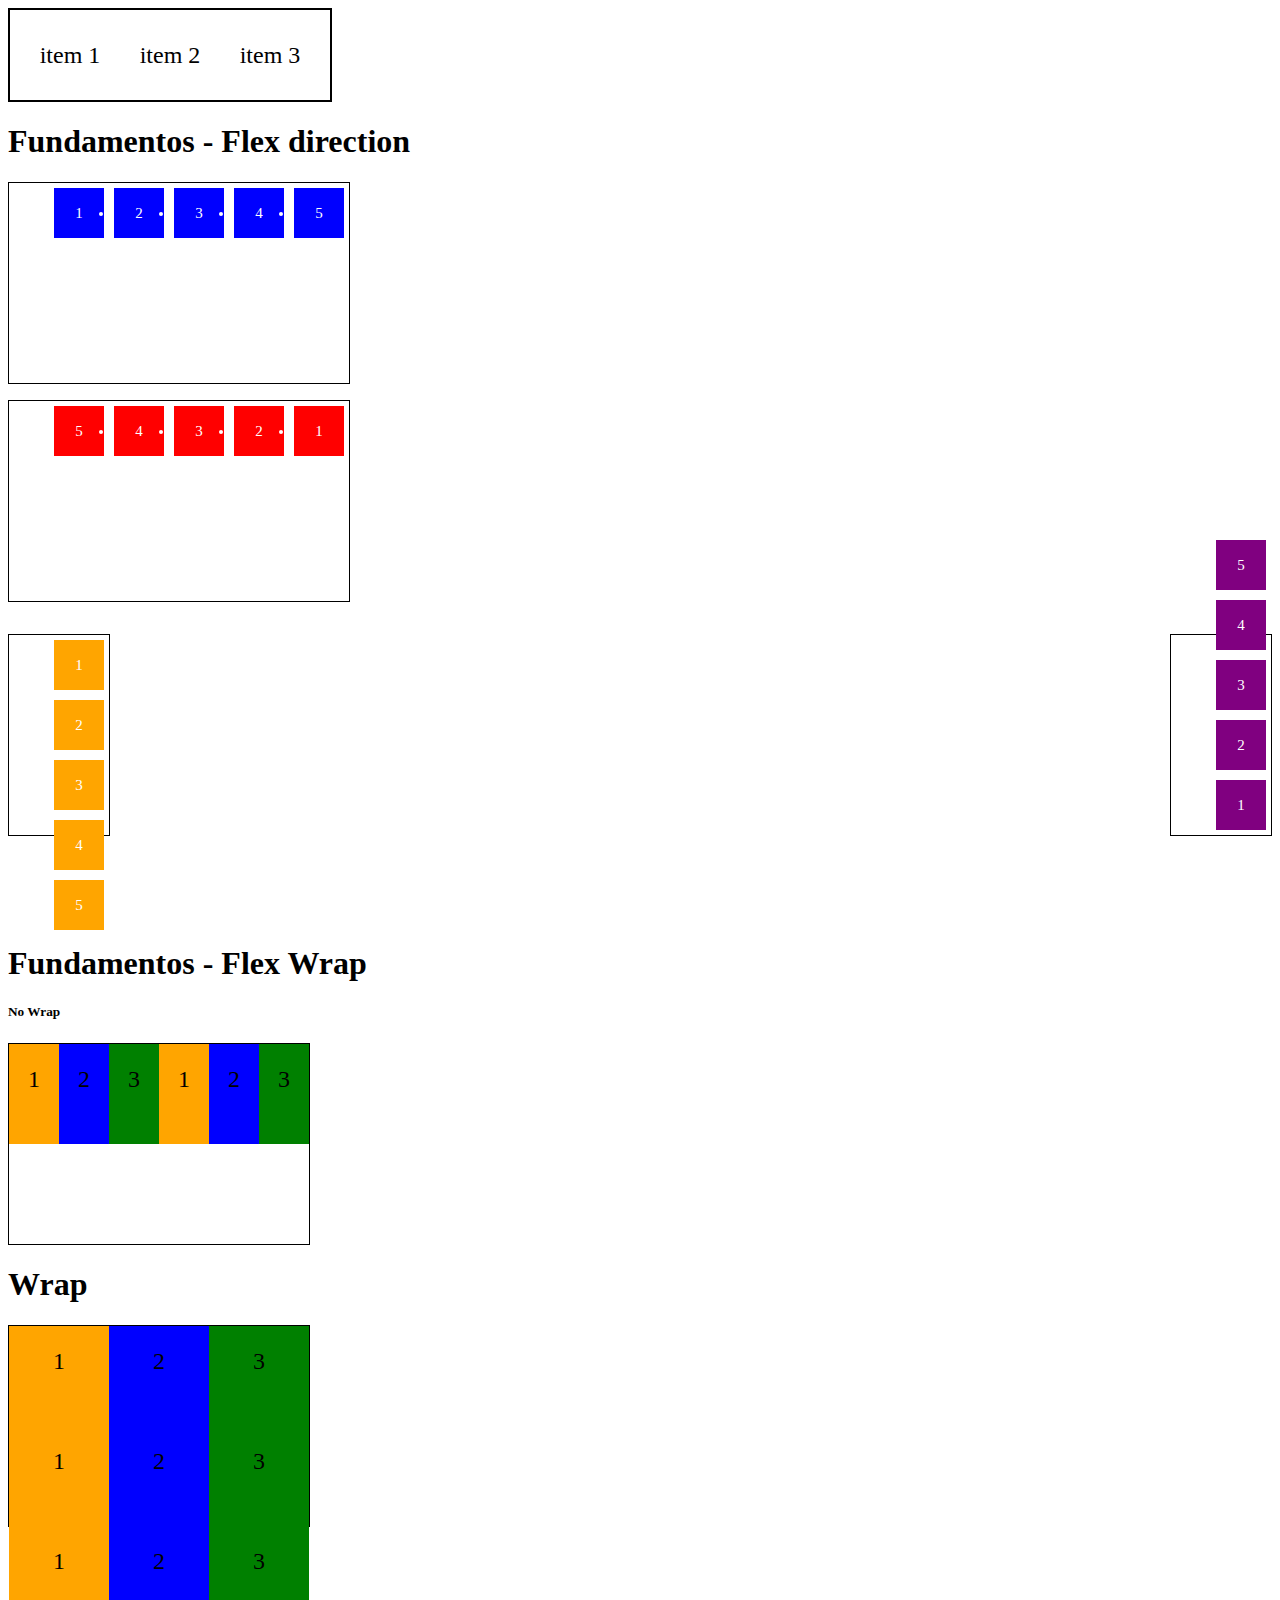
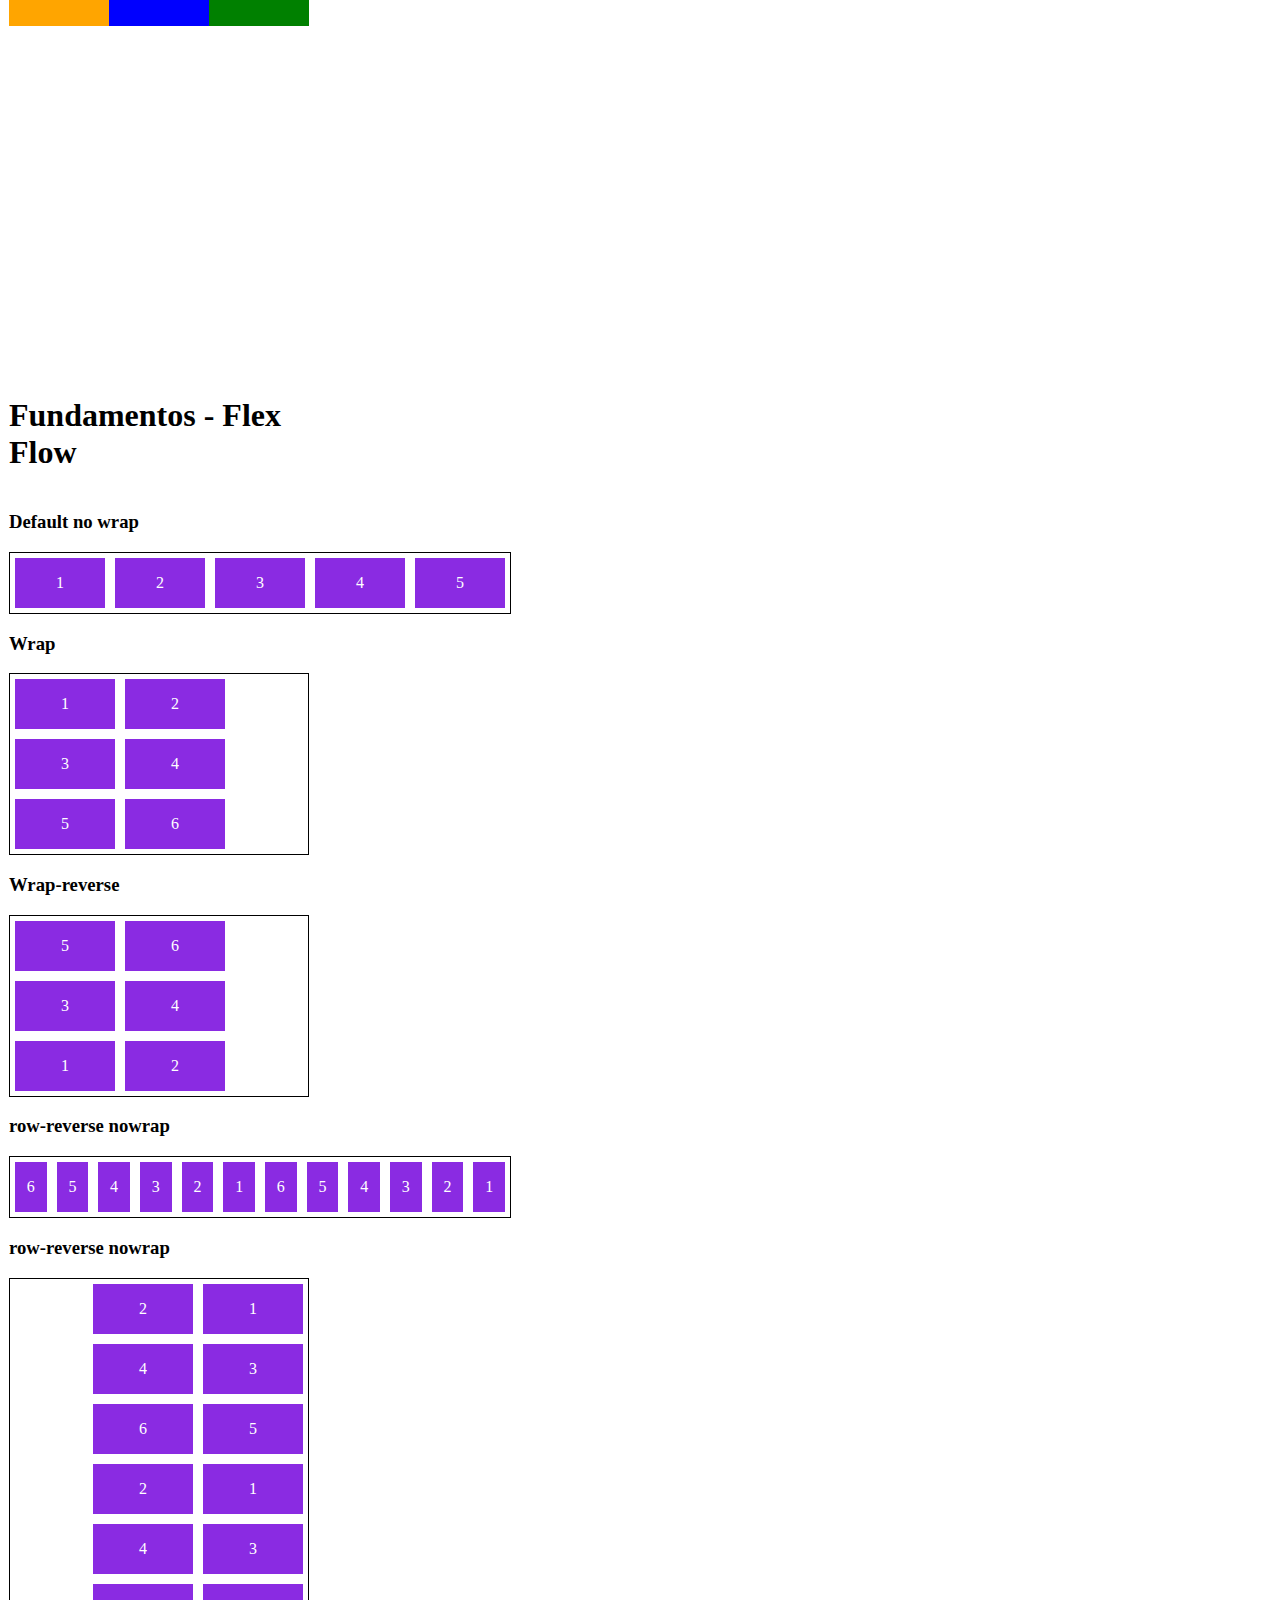
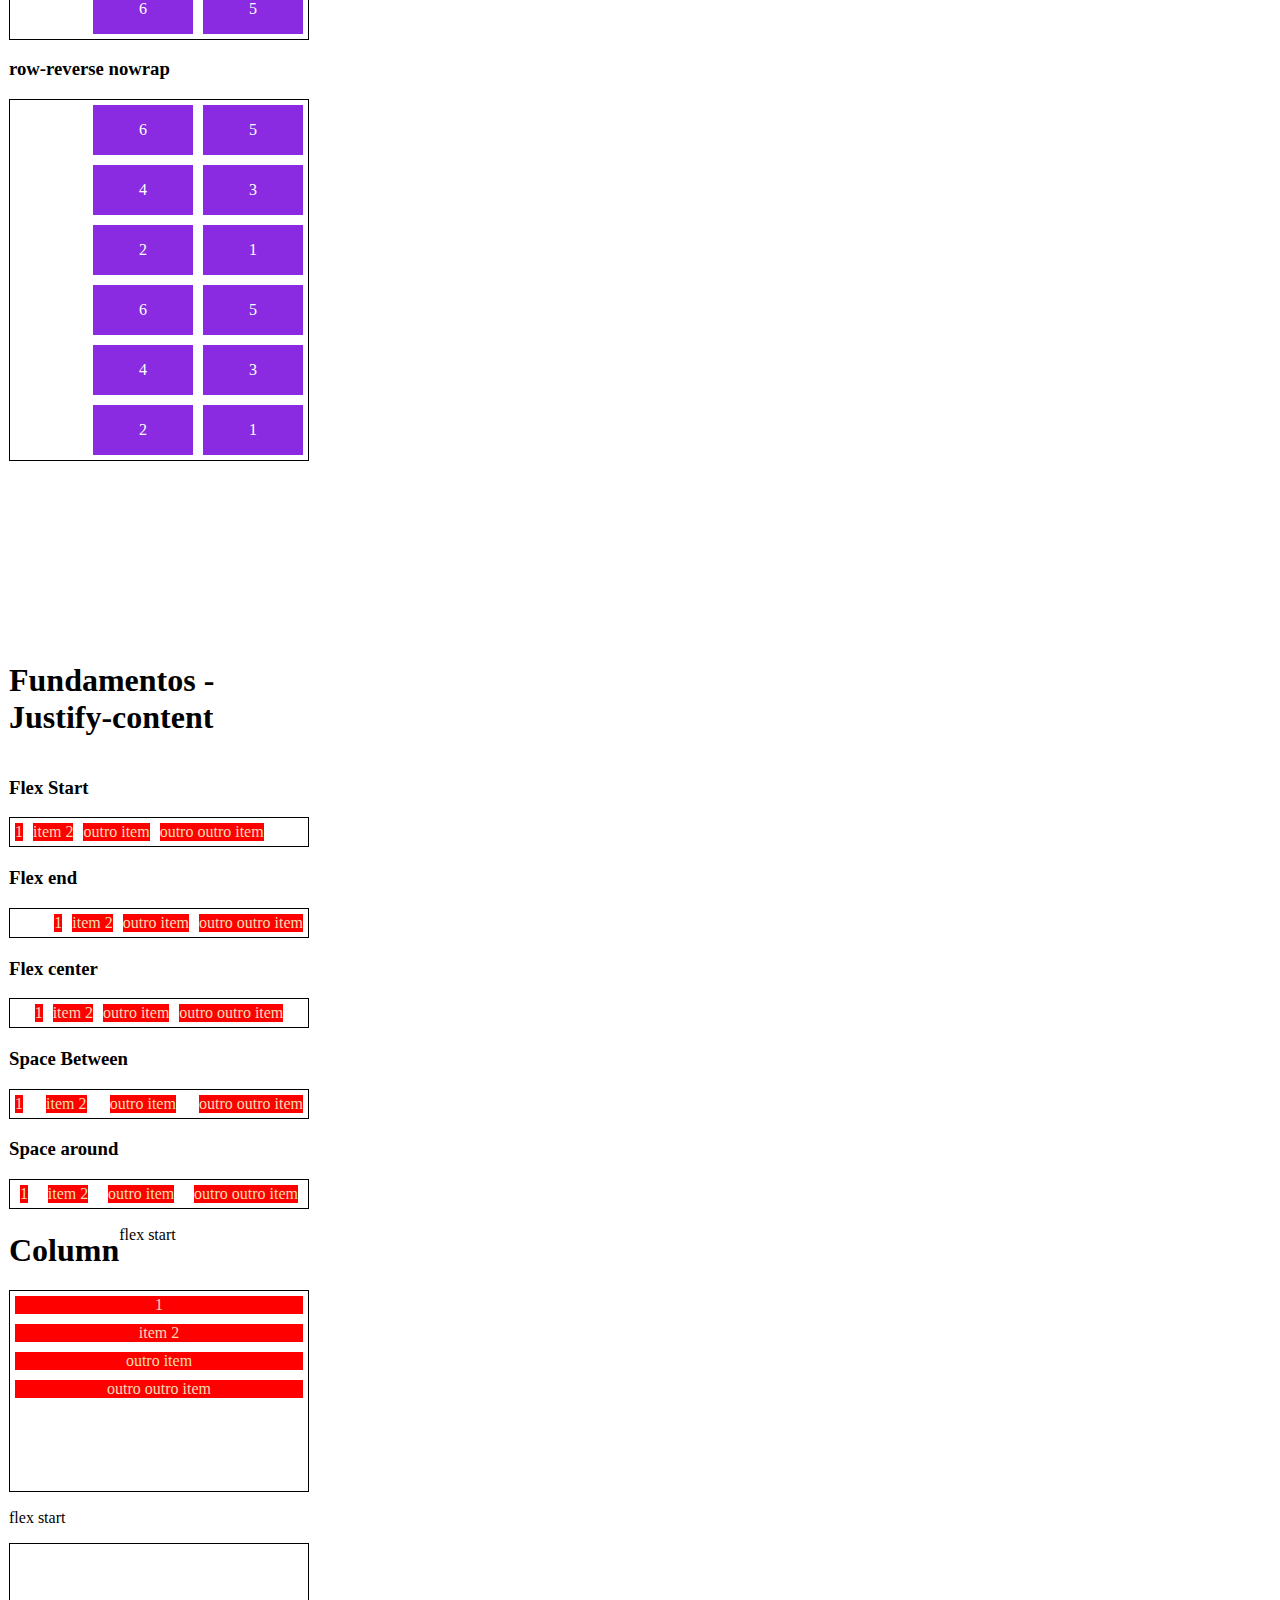
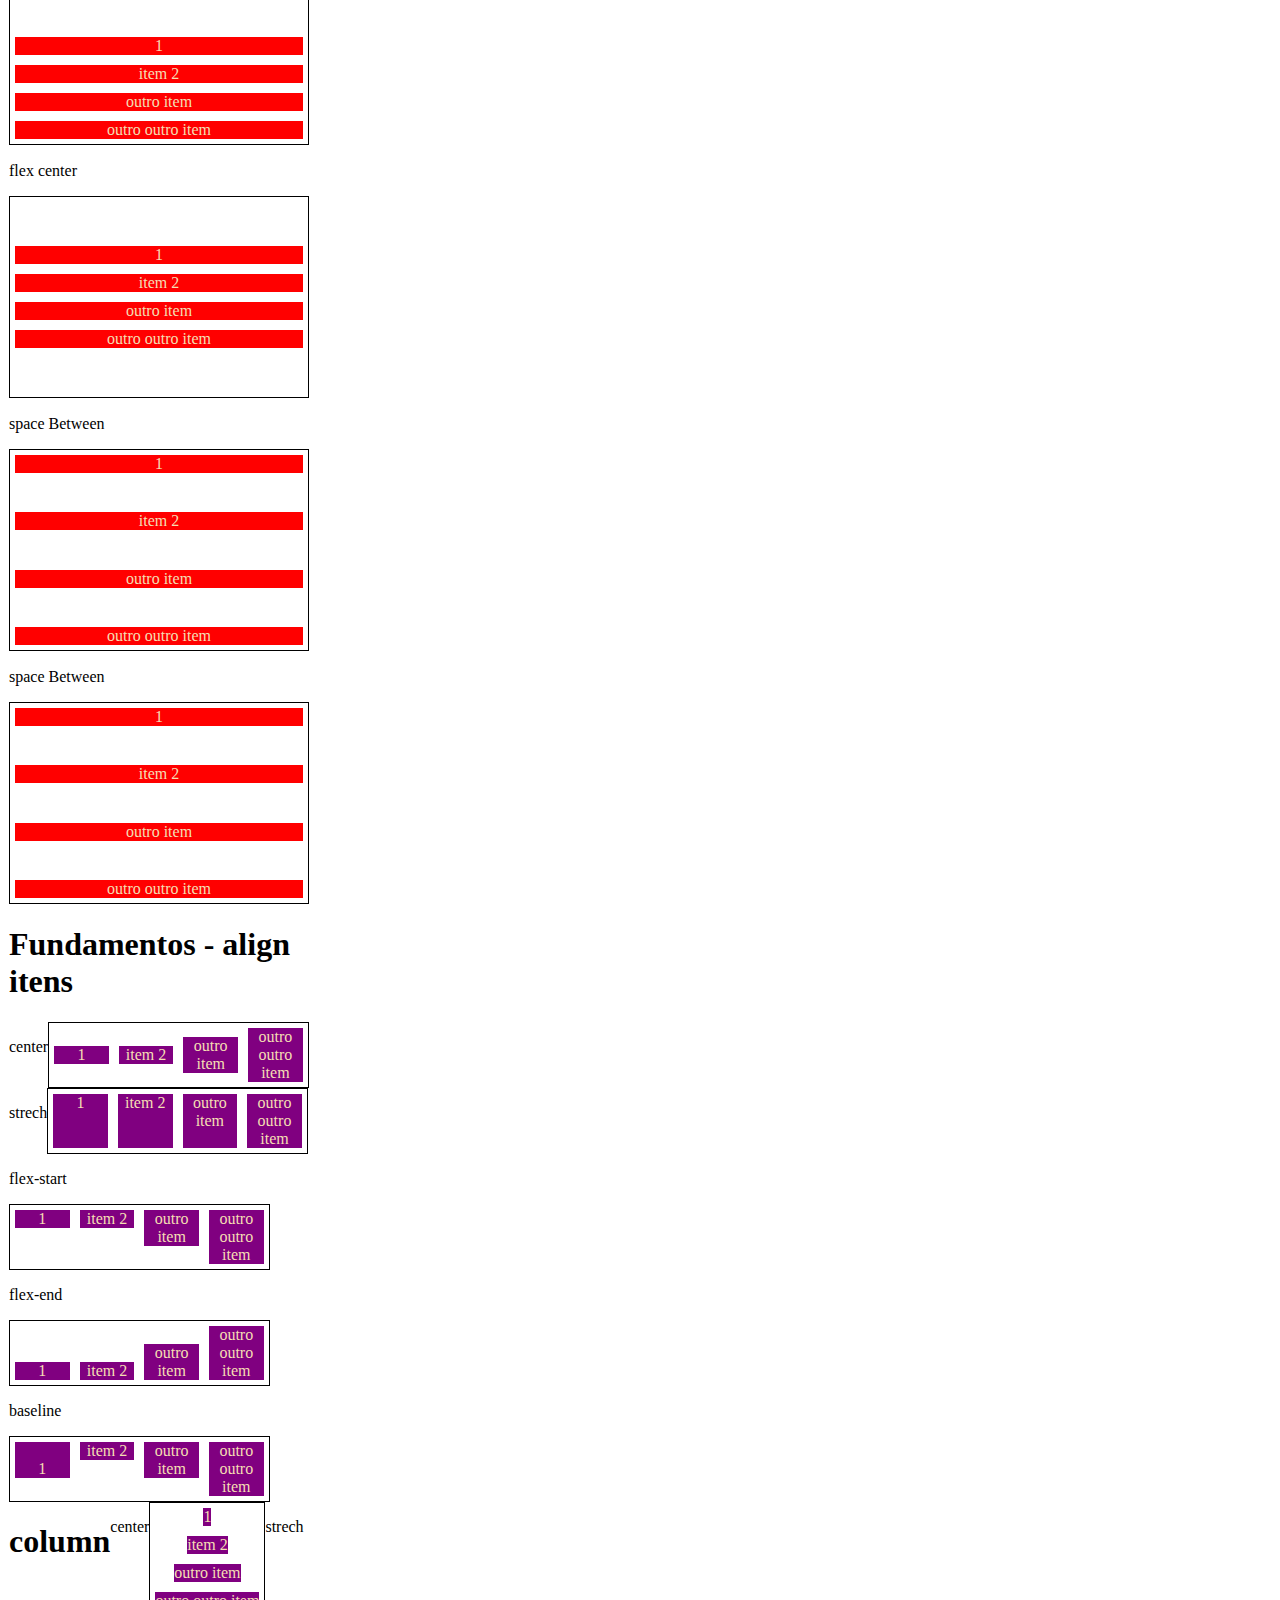
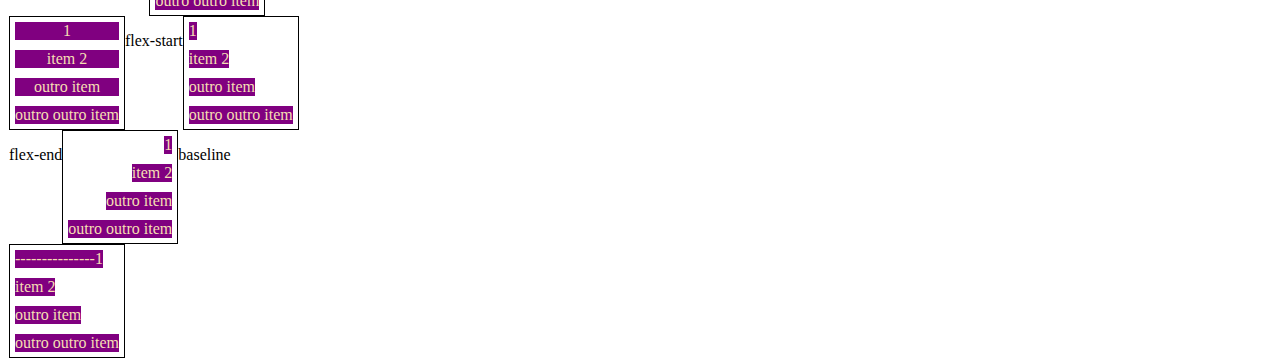
<file: MóduloII-HTML-CSS3-JS/Flex.html>
<!DOCTYPE html>
<html lang="en">
<head>
    <meta charset="UTF-8">
    <meta http-equiv="X-UA-Compatible" content="IE=edge">
    <meta name="viewport" content="width=device-width, initial-scale=1.0">
    <title>Fundamentos - Display Flex</title>
    <style>
        .flex{
            max-width: 300px;
            padding: 10px;
            border: 2px solid black;
            display: flex;
        }
        .item{
            font-size: 24px;
            height: 50%;
            text-align: center;
            width: 100px;
            line-height: 70px;
        }
    </style>
</head>
<body>
    <div class="flex">
        <div class="item">item 1</div>
        <div class="item">item 2</div>
        <div class="item">item 3</div>
    </div>
    <h1>Fundamentos - Flex direction</h1>
    <style>
        .flex-container{
            display: flex;  
            height: 200px;
            border: 1px solid black;
            max-width: 300px;
        }
        .flex-item{
            background: blue;
            height: 50px;
            width: 50px;
            line-height: 50px;
            font-size: 15px;
            color: white;
            text-align: center;
            margin: 5px;
        }
        .row{
            flex-direction: row;
        }
        .row-reverse{
            flex-direction: row-reverse;
        }
        .row-reverse li{
            background-color: red;

        }
        .column{
            float: left;
            flex-direction: column;
        }
        .column li{
            background-color: orange;
        }
        .column-reverse{
            flex-direction: column-reverse;
            float: right;
        }
        .column-reverse li{
            background-color: purple;
        }
        .nowrap{
            flex-wrap: nowrap;
        }
        .blue{
            background-color: blue;
        }
        .green{
            background-color: green;
        }
        .orange{
            background-color: orange;
        }
        .wrap{
            flex-wrap: wrap;
        }
        .flex-container1{
            display: flex;
            border: 1px solid black;
            max-width: 500px;
        }
        .item1{
            background-color: blueviolet;
            margin: 5px;
            color: white;
            text-align: center;
            width: 100px;
            height: 50px;
            line-height: 50px;
            
        }
        .default{
            flex-flow: row nowrap;
        }
        .wrap1{
            flex-flow: row wrap;
        }
        .wrapreverse{
            flex-flow: row wrap-reverse;
        }
        .r-nowrap{
            flex-flow: row-reverse nowrap;
        }
        .r-wrap{
            flex-flow: row-reverse wrap;
        }
        .rr-wrap{
            flex-flow: row-reverse wrap-reverse;
        }
    </style>
    <ul class="flex-container row">
        <LI class="flex-item">1</LI>
        <LI class="flex-item">2</LI>
        <LI class="flex-item">3</LI>
        <LI class="flex-item">4</LI>
        <LI class="flex-item">5</LI>
    </ul>
    <ul class="flex-container row-reverse">
        <LI class="flex-item">1</LI>
        <LI class="flex-item">2</LI>
        <LI class="flex-item">3</LI>
        <LI class="flex-item">4</LI>
        <LI class="flex-item">5</LI>
    </ul>
    <ul class="flex-container column">
        <LI class="flex-item">1</LI>
        <LI class="flex-item">2</LI>
        <LI class="flex-item">3</LI>
        <LI class="flex-item">4</LI>
        <LI class="flex-item">5</LI>
    </ul>
    <ul class="flex-container column-reverse">
        <LI class="flex-item">1</LI>
        <LI class="flex-item">2</LI>
        <LI class="flex-item">3</LI>
        <LI class="flex-item">4</LI>
        <LI class="flex-item">5</LI>
    </ul>
    <br>
    <br>
    <br>
    <br>
    <br>
    <br>
    <br>
    <br><br><br><br><br><br><br><br><br><br>

    <h1>Fundamentos - Flex Wrap</h1>
    <h5> No Wrap</h5>
    <div class="flex-container nowrap">
        <div class="item orange">1</div>
        <div class="item blue">2</div>
        <div class="item green">3</div>
        <div class="item orange">1</div>
        <div class="item blue">2</div>
        <div class="item green">3</div>
    </div>
    <h1>Wrap</h1>
    <div class="flex-container wrap">
        <div class="item orange">1</div>
        <div class="item blue">2</div>
        <div class="item green">3</div>
        <div class="item orange">1</div>
        <div class="item blue">2</div>
        <div class="item green">3</div>
        <div class="item orange">1</div>
        <div class="item blue">2</div>
        <div class="item green">3</div>
        <br><br><br><br><br><br><br><br><br><br><br><br><br><br><br><br>
        <br><br><br><br><br><br><br><br><br>

        <h1>Fundamentos - Flex Flow</h1>

        <h3>Default no wrap</h3>
        <div class="flex-container1 default">
            <div class="item1">1</div>
            <div class="item1">2</div>
            <div class="item1">3</div>
            <div class="item1">4</div>
            <div class="item1">5</div>

        </div>
        <h3>Wrap</h3>
        <div class="flex-container1 wrap">
            <div class="item1">1</div>
            <div class="item1">2</div>
            <div class="item1">3</div>
            <div class="item1">4</div>
            <div class="item1">5</div>
            <div class="item1">6</div>
    </div>
    <h3>Wrap-reverse</h3>
        <div class="flex-container1 wrapreverse">
            <div class="item1">1</div>
            <div class="item1">2</div>
            <div class="item1">3</div>
            <div class="item1">4</div>
            <div class="item1">5</div>
            <div class="item1">6</div>
    </div>
    <h3>row-reverse nowrap</h3>
        <div class="flex-container1 r-nowrap">
            <div class="item1">1</div>
            <div class="item1">2</div>
            <div class="item1">3</div>
            <div class="item1">4</div>
            <div class="item1">5</div>
            <div class="item1">6</div>
            <div class="item1">1</div>
            <div class="item1">2</div>
            <div class="item1">3</div>
            <div class="item1">4</div>
            <div class="item1">5</div>
            <div class="item1">6</div>
    </div>
    <h3>row-reverse nowrap</h3>
        <div class="flex-container1 r-wrap">
            <div class="item1">1</div>
            <div class="item1">2</div>
            <div class="item1">3</div>
            <div class="item1">4</div>
            <div class="item1">5</div>
            <div class="item1">6</div>
            <div class="item1">1</div>
            <div class="item1">2</div>
            <div class="item1">3</div>
            <div class="item1">4</div>
            <div class="item1">5</div>
            <div class="item1">6</div>
    </div>
    <h3>row-reverse nowrap</h3>
        <div class="flex-container1 rr-wrap">
            <div class="item1">1</div>
            <div class="item1">2</div>
            <div class="item1">3</div>
            <div class="item1">4</div>
            <div class="item1">5</div>
            <div class="item1">6</div>
            <div class="item1">1</div>
            <div class="item1">2</div>
            <div class="item1">3</div>
            <div class="item1">4</div>
            <div class="item1">5</div>
            <div class="item1">6</div>
    </div>
    <br><br><br><br><br><br><br><br><br><br>
    <h1>Fundamentos - Justify-content</h1>
    <style>
        .container{
            width: 1000px;
            border: 1px solid black;
            margin 0px;
            display: flex;
            margin-bottom: 1px;
        }
        .item3{
            background-color: red;
            margin: 5px;
            text-align: center;
            color: wheat;
        }
        .flex-start{
            justify-content: flex-start;
        }
        .flex-end{
            justify-content: flex-end;
        }
        .flexcenter{
            justify-content: center;
        }
        .space{
            justify-content: space-between;
        }
        .spacearound{
            justify-content: space-around;
        }
        .column1{
            flex-direction: column;
            min-height: 200px;
        }
    </style>
    <h3>Flex Start</h3>
    <section class="container flex-start">
        <div class="item3">1</div>
        <div class="item3">item 2</div>
        <div class="item3">outro item</div>
        <div class="item3">outro outro item</div>
    </section>
    <h3>Flex end</h3>
    <section class="container flex-end">
        <div class="item3">1</div>
        <div class="item3">item 2</div>
        <div class="item3">outro item</div>
        <div class="item3">outro outro item</div>
    </section>
    <h3>Flex center</h3>
    <section class="container flexcenter">
        <div class="item3">1</div>
        <div class="item3">item 2</div>
        <div class="item3">outro item</div>
        <div class="item3">outro outro item</div>
    </section>
    <h3>Space Between</h3>
    <section class="container space">
        <div class="item3">1</div>
        <div class="item3">item 2</div>
        <div class="item3">outro item</div>
        <div class="item3">outro outro item</div>
    </section>
    <h3>Space around</h3>
    <section class="container spacearound">
        <div class="item3">1</div>
        <div class="item3">item 2</div>
        <div class="item3">outro item</div>
        <div class="item3">outro outro item</div>
    </section><br>
    <h1>Column</h1>
    <p>flex start</p>
    <section class="container flex-start column1">
        <div class="item3">1</div>
        <div class="item3">item 2</div>
        <div class="item3">outro item</div>
        <div class="item3">outro outro item</div>
    </section>
    <p>flex start</p>
    <section class="container flex-end column1">
        <div class="item3">1</div>
        <div class="item3">item 2</div>
        <div class="item3">outro item</div>
        <div class="item3">outro outro item</div>
    </section>
    <p>flex center</p>
    <section class="container flexcenter column1">
        <div class="item3">1</div>
        <div class="item3">item 2</div>
        <div class="item3">outro item</div>
        <div class="item3">outro outro item</div>
    </section>
    <p>space Between</p>
    <section class="container space column1">
        <div class="item3">1</div>
        <div class="item3">item 2</div>
        <div class="item3">outro item</div>
        <div class="item3">outro outro item</div>
    </section>
    <p>space Between</p>
    <section class="container space column1">
        <div class="item3">1</div>
        <div class="item3">item 2</div>
        <div class="item3">outro item</div>
        <div class="item3">outro outro item</div>
    </section>
    <h1>Fundamentos - align itens</h1>
    <style>
        .container1{
            max-width: 350px;
            border: 1px solid black;
            display: flex;
        }
        .item4{
            background-color: purple;
            margin: 5px;
            color: wheat;
            text-align: center;
            flex: 1;
        }
        .center{
            align-items: center;
        }
        .flex1{
            flex: 1;
        }
        .strech{
            align-items: stretch;
        }
        .start{
            align-items: flex-start;
        }
        .end{
            align-items: flex-end;
        }
        .baseline{
            align-items: baseline;
        }
        .column2{
            flex-direction: column;
        }
    </style>
    <p>center</p>
    <section class="container1 center">
        <div class="item4">1</div>
        <div class="item4">item 2</div>
        <div class="item4">outro item</div>
        <div class="item4">outro outro item</div>
    </section>
    <p>strech</p>
    <section class="container1 strech">
        <div class="item4">1</div>
        <div class="item4">item 2</div>
        <div class="item4">outro item</div>
        <div class="item4">outro outro item</div>
    </section>
    <p>flex-start</p>
    <section class="container1 start">
        <div class="item4">1</div>
        <div class="item4">item 2</div>
        <div class="item4">outro item</div>
        <div class="item4">outro outro item</div>
    </section>
    <p>flex-end</p>
    <section class="container1 end">
        <div class="item4">1</div>
        <div class="item4">item 2</div>
        <div class="item4">outro item</div>
        <div class="item4">outro outro item</div>
    </section>
    <p>baseline</p>
    <section class="container1 baseline">
        <div class="item4"><br>1</div>
        <div class="item4">item 2</div>
        <div class="item4">outro item</div>
        <div class="item4">outro outro item</div>
    </section>
    
    <h1>column</h1>
    
    <p>center</p>
    <section class="container1 center column">
        <div class="item4">1</div>
        <div class="item4">item 2</div>
        <div class="item4">outro item</div>
        <div class="item4">outro outro item</div>
    </section>
    
    <p>strech</p>
    <section class="container1 strech column">
        <div class="item4">1</div>
        <div class="item4">item 2</div>
        <div class="item4">outro item</div>
        <div class="item4">outro outro item</div>
    </section>
    
    <p>flex-start</p>
    <section class="container1 start column">
        <div class="item4">1</div>
        <div class="item4">item 2</div>
        <div class="item4">outro item</div>
        <div class="item4">outro outro item</div>
    </section>

    <p>flex-end</p>
    <section class="container1 end column">
        <div class="item4">1</div>
        <div class="item4">item 2</div>
        <div class="item4">outro item</div>
        <div class="item4">outro outro item</div>
    </section>
    
    <p>baseline</p>
    <section class="container1 baseline column">
        <div class="item4">---------------1</div>
        <div class="item4">item 2</div>
        <div class="item4">outro item</div>
        <div class="item4">outro outro item</div>
    </section>
</body>
</html>
</file>
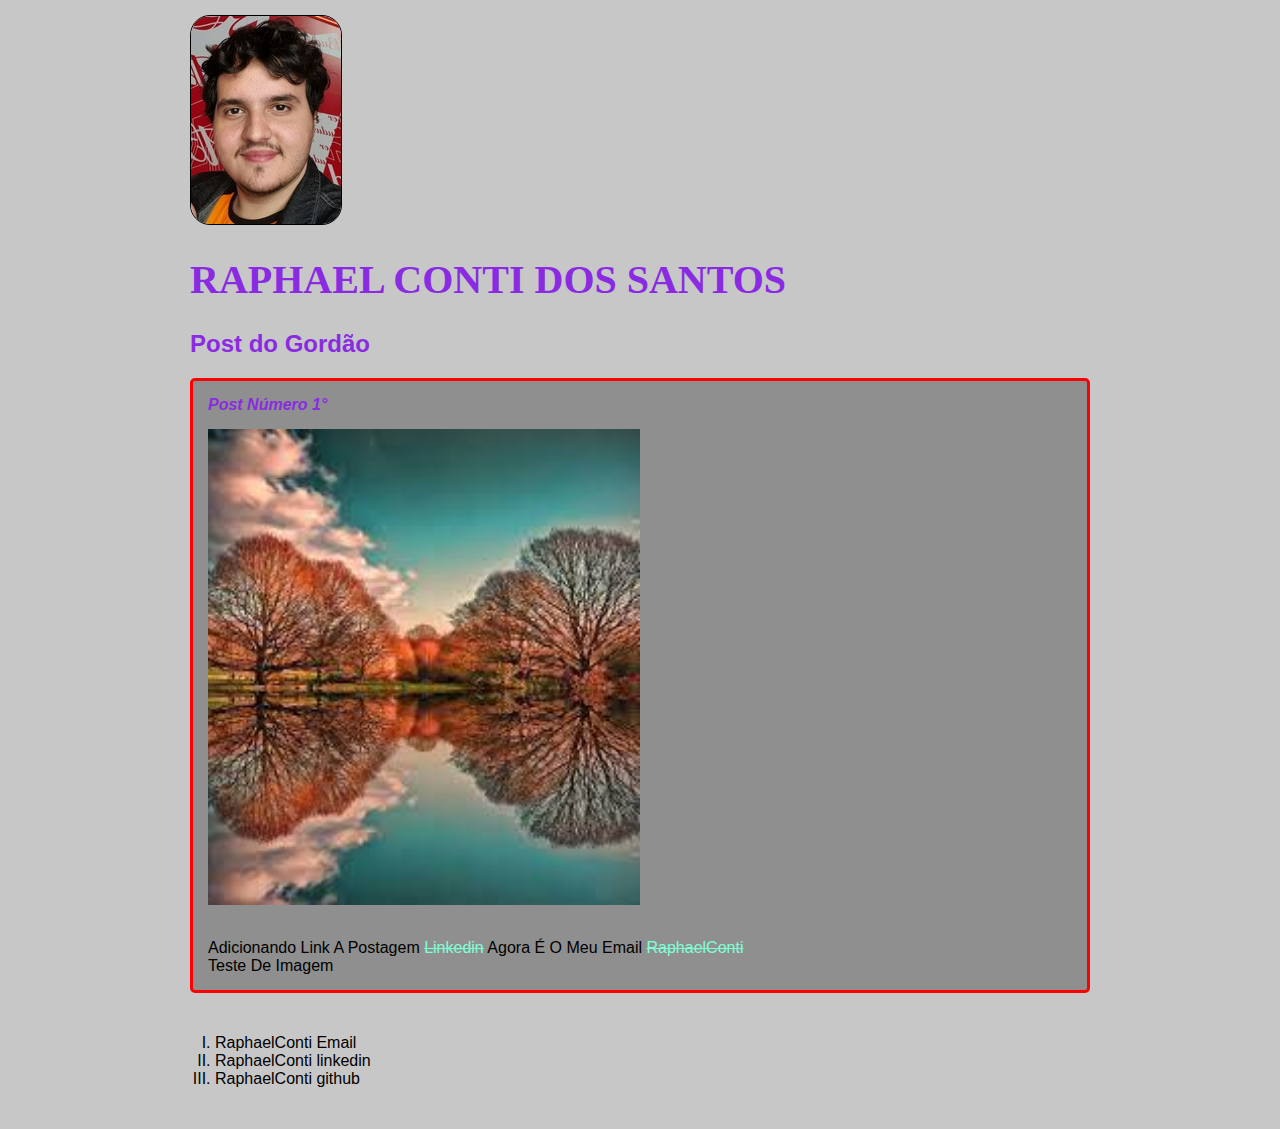
<file: MóduloII-HTML-CSS3-JS/primeiro HTML.html>
<!DOCTYPE html>
<html>
    <head>
        <meta charset="utf-8">
        <title>Raphael Conti dos Santos</title>
        <link rel="stylesheet" href="style.css">
    </head>
    <body class="body">
        <img src="baixados.jpg" alt="foto aleatória" class="photo">
        <header>
            <h1 id="title">Raphael Conti dos Santos</h1>
        </header>
        <section>
            <header>
                <h2 class="subtitle">
                    Post do Gordão
                </h2>
            </header>
            <article class="post">
                <header>
                    <h3 class="post_title">
                        Post Número 1°
                    </h3>
                </header>
                <p class="post_content"><img src="baixados(1).jpg" alt="foto aleatória" class="post_image"> </p>
                Adicionando link a postagem <a href="https://www.linkedin.com/in/raphael-conti-420b64152/" target="_blank">linkedin</a> 
                Agora é o meu email <a href="mailto:rconti4@gmail.com" target="_blank">RaphaelConti</a> <br>
                    teste de imagem 
            </article>
        </section>
        <footer>
            <ol class="rodape">
                <li>
                    <a href="mailto:rconti4@gmail.com">RaphaelConti Email</a>
                </li>
                <li>
                    <a href="https://www.linkedin.com/in/raphael-conti-420b64152/">RaphaelConti linkedin</a>
                </li>
                <li>
                    <a href="https://github.com/RaphaelConti">RaphaelConti github</a>
                </li>
            </ol>
        </footer>
    </body>
</html>
</file>
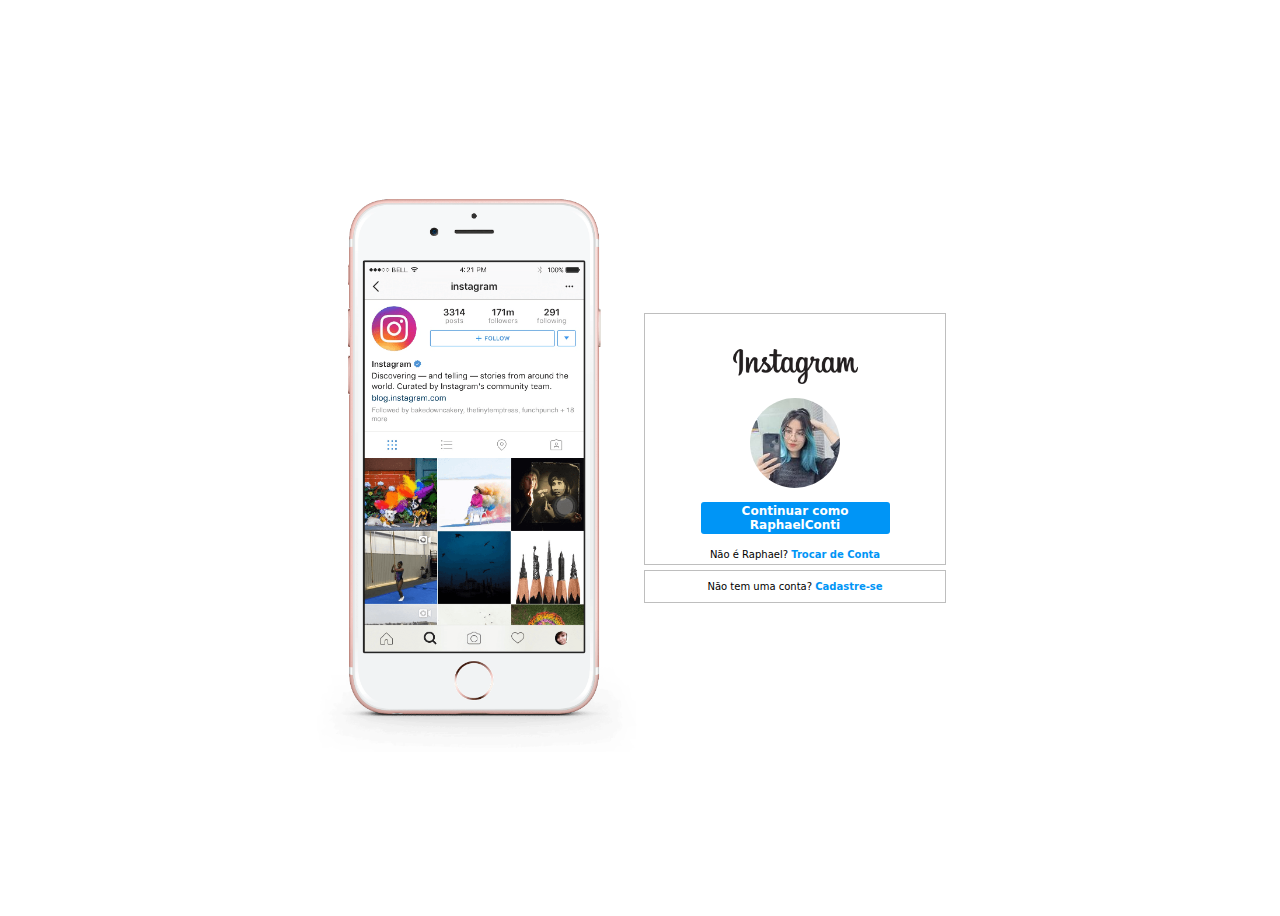
<file: MóduloII-HTML-CSS3-JS/Projeto Página do Instagram/Página Inicial.html>
<!DOCTYPE html>
<html lang="en">
<head>
    <meta charset="UTF-8">
    <meta http-equiv="X-UA-Compatible" content="IE=edge">
    <meta name="viewport" content="width=device-width, initial-scale=1.0">
    <link rel="stylesheet" href="StyleInstagram.css">
    <title>Instagram</title>
    
</head>
<body>
    <div class="instagram-container">
        
        <div class="box-image">

            <img src=".\img\instagram-celular.png" alt="Imagem do celular com a página inicial do instragram">
        </div>
        <div class="box">
            <div class="box-login">
                <div class="login">
                    <img src=".\img\instagram-logo.png" alt="Logo do instagram">
                       
                </div>
                <div class="foto">
                        <img src=".\img\perfil-instagram.jpg" alt="Foto de perfil">
                </div>
                <div class="cadastro">
                    <a href="a" class="botão-login">Continuar como RaphaelConti</a>
                    <b>Não é Raphael? <a href="b" class="botão-esqueceu">Trocar de Conta</a></b>
    
                </div>
                
            </div>
            <div class="aplicativo">
                <p>Não tem uma conta? <a href="c" class="Cadastro">Cadastre-se</a> </p>
            </div>

        </div>
        
    </div>
</body>
</html>
</file>
<file: MóduloII-HTML-CSS3-JS/style.css>
.body{
    background-color: rgb(199, 199, 199);
    max-width: 900px;
    margin: auto;
    font-family: Verdana, Geneva, Tahoma, sans-serif;

}
#title, .subtitle, .post_title{
    color: blueviolet;
}
#title{
    font-size: 40px;
    font-family: 'Times New Roman', Times, serif;
    text-transform: uppercase;
}
a{
    text-decoration: line-through;
    color: aquamarine;

}
.photo{
    margin-top: 15px;
    border-radius: 20px;
    border: 1px solid black;
}
.post_title{
    font-size: 16px;
    font-style: italic;
    margin: 0;
    margin-bottom: 15px;
}
.post{
    background: rgb(143, 143, 143);
    padding: 15px;
    border: 3px solid rgb(255, 0, 0);
    margin-bottom: 15px;
    border-radius: 5px;
    text-transform: capitalize;
    text-align: justify;
}
.post_content{
    margin: 0;
    margin-bottom: 15px;
    
}
.post_image{
    margin-bottom: 15px;
    width: 50%;
    
}
.rodape{
    list-style-type:upper-roman;
    padding: 25px;
}
.rodape li a{
    color: #000;
    text-decoration: none;
}
</file>
<file: MóduloII-HTML-CSS3-JS/Projeto Página do Instagram/StyleInstagram.css>
.instagram-container{
    display: flex;

    flex-direction: row;
    align-items: center;
    justify-content: center;
    height: 100vh;
    
}
.box-image{
    display: flex;
    height: 625px;
    max-width: 500px;
    margin-top: -30px;
    justify-content: left;
    margin-right: -20px;
    margin-left: -170px;
}
.box-image img{
}
.box-login{
    display: flex;
    flex-direction: column;
    align-items: center;
    width: 300px;
    height: 250px;
    border:1px solid rgb(190, 190, 190);
}
.box-login .login img{
    width: 125px;
    margin-top: 35px;

}
.box-login .foto img{
    margin-top: 10px;
    width: 90px;
    border-radius: 70px;
}
.cadastro{
    display: flex;
    align-items: center;
    flex-direction: column;
    width: 300px;
}
.cadastro .botão-login{
    text-decoration: none;
    font-family:system-ui, -apple-system, BlinkMacSystemFont, 'Segoe UI', Roboto, Oxygen, Ubuntu, Cantarell, 'Open Sans', 'Helvetica Neue', sans-serif;
    display: block;
    background-color: #0095f6;
    color: white;
    width: 185px;
    padding: 2px;
    text-align: center;
    margin-top: 10px;
    font-size: 12px;
    margin-bottom: 10px;
    border-radius: 3px;
    font-weight: 600;
}
.cadastro .botão-esqueceu{
    font-size: 10px;
    color: #0095f6;
    text-decoration: none;
    font-weight: 650;
}
.cadastro b{
    margin-top: 5px;
    font-size: 10px;
    font-weight:400;
    font-family: system-ui, -apple-system, BlinkMacSystemFont, 'Segoe UI', Roboto, Oxygen, Ubuntu, Cantarell, 'Open Sans', 'Helvetica Neue', sans-serif;
}
.aplicativo{
    margin-top: 5px;
    border: 1px solid rgb(190, 190, 190);
    text-align: center;
    font-size: 10px;
    font-weight:400;
    font-family: system-ui, -apple-system, BlinkMacSystemFont, 'Segoe UI', Roboto, Oxygen, Ubuntu, Cantarell, 'Open Sans', 'Helvetica Neue', sans-serif;
}
.aplicativo a{
    text-decoration: none;
    color: #0095f6;
    font-weight: 650;
}

@media (max-width:1024px){
    justify-content: center;
    .box{
        
        width: 90%;
    }
    .box-image{
        display: none;
    }


}
</file>
